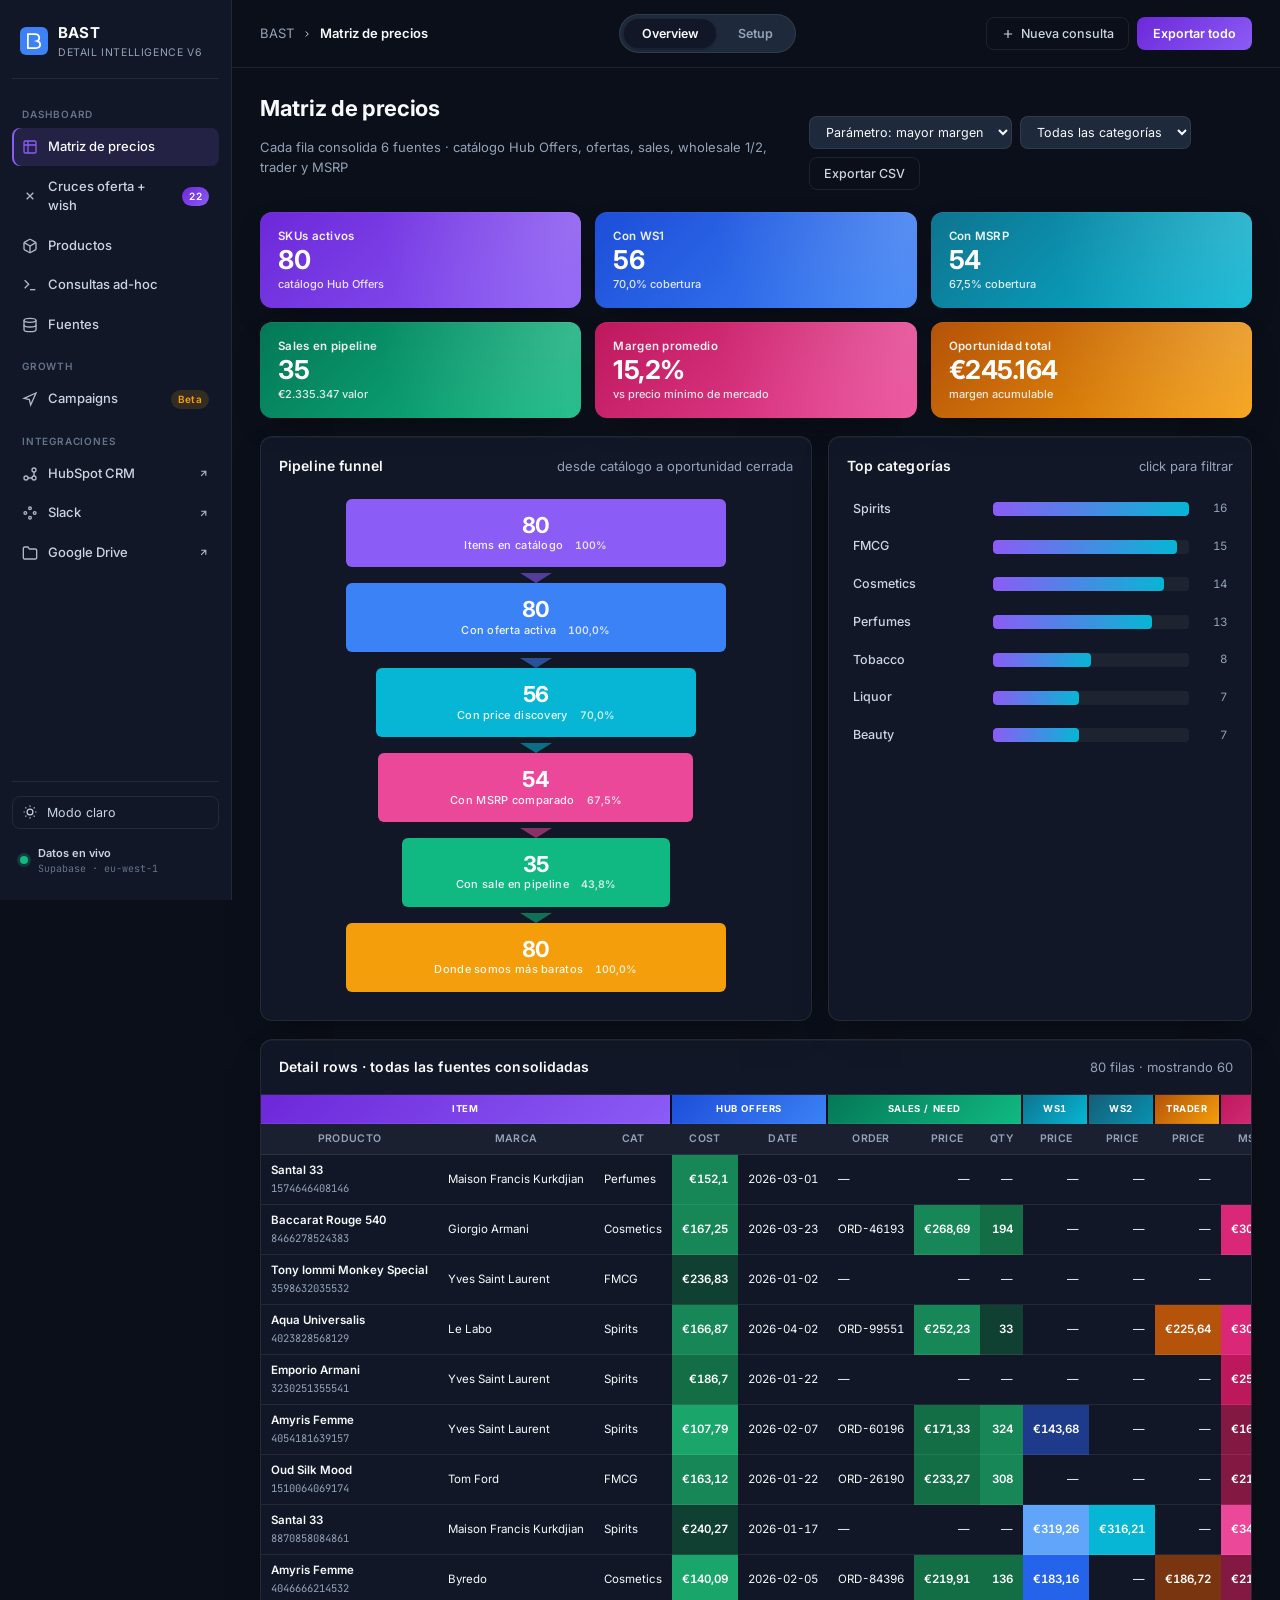
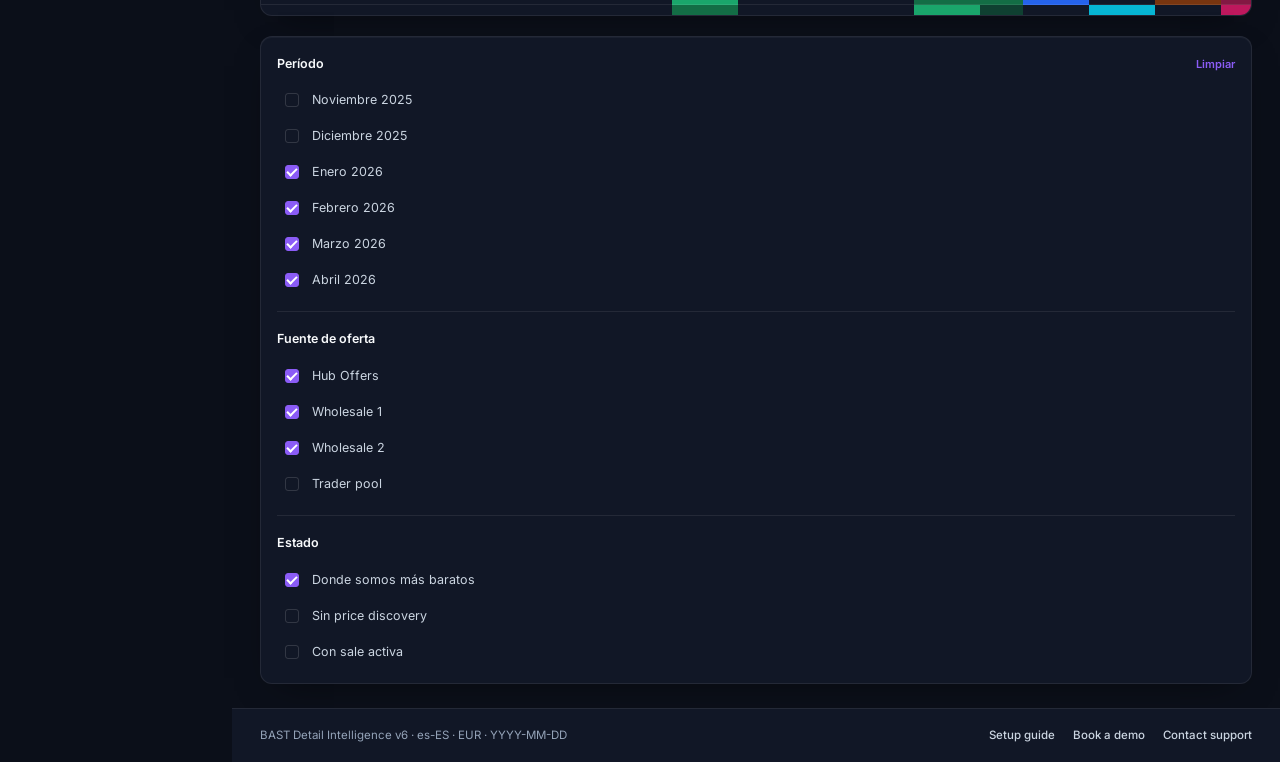
<file: v6_merge/index.html>
<!DOCTYPE html>
<html lang="es">
<head>
<meta charset="UTF-8">
<meta name="viewport" content="width=device-width, initial-scale=1.0">
<title>BAST · Detail Intelligence v6</title>
<meta name="description" content="BAST v6 · Hub Offers pricing intelligence · Pipedrive funnel + NOWs structure">
<link rel="preconnect" href="https://fonts.googleapis.com">
<link rel="preconnect" href="https://fonts.gstatic.com" crossorigin>
<link href="https://fonts.googleapis.com/css2?family=Inter:wght@400;500;600;700&family=JetBrains+Mono:wght@400;500;600&display=swap" rel="stylesheet">
<link rel="stylesheet" href="styles.css">
<link rel="icon" href="data:image/svg+xml,%3Csvg xmlns='http://www.w3.org/2000/svg' viewBox='0 0 32 32'%3E%3Crect width='32' height='32' rx='6' fill='%238B5CF6'/%3E%3Ctext x='16' y='22' text-anchor='middle' fill='white' font-family='Inter' font-weight='700' font-size='16'%3EB%3C/text%3E%3C/svg%3E">
</head>
<body data-theme="dark">

<aside class="sidebar">
  <div class="logo">
    <svg width="28" height="28" viewBox="0 0 32 32" fill="none">
      <rect width="32" height="32" rx="7" fill="url(#g1)"/>
      <path d="M9 8h8c3 0 5 2 5 4.5 0 1.8-1 3-2.5 3.5C21.5 16.5 23 18 23 20c0 2.5-2 4-5 4H9V8z" stroke="white" stroke-width="2" fill="none"/>
      <defs><linearGradient id="g1" x1="0" y1="0" x2="32" y2="32"><stop stop-color="#3B82F6"/><stop offset="1" stop-color="#8B5CF6"/></linearGradient></defs>
    </svg>
    <div>
      <div class="logo-title">BAST</div>
      <div class="logo-sub">Detail Intelligence v6</div>
    </div>
  </div>

  <nav>
    <div class="nav-section">Dashboard</div>
    <a href="#detail" class="nav-item active" data-view="detail">
      <svg width="16" height="16" viewBox="0 0 24 24" fill="none" stroke="currentColor" stroke-width="2"><rect x="3" y="3" width="18" height="18" rx="2"/><path d="M3 9h18M9 3v18"/></svg>
      Matriz de precios
    </a>
    <a href="#cruces" class="nav-item" data-view="cruces">
      <svg width="16" height="16" viewBox="0 0 24 24" fill="none" stroke="currentColor" stroke-width="2"><path d="M7 7l10 10M17 7L7 17"/></svg>
      Cruces oferta + wish
      <span class="badge badge-new">22</span>
    </a>
    <a href="#productos" class="nav-item" data-view="productos">
      <svg width="16" height="16" viewBox="0 0 24 24" fill="none" stroke="currentColor" stroke-width="2"><path d="M21 16V8a2 2 0 00-1-1.73l-7-4a2 2 0 00-2 0l-7 4A2 2 0 003 8v8a2 2 0 001 1.73l7 4a2 2 0 002 0l7-4A2 2 0 0021 16z"/><polyline points="3.27 6.96 12 12.01 20.73 6.96"/><line x1="12" y1="22.08" x2="12" y2="12"/></svg>
      Productos
    </a>
    <a href="#consultas" class="nav-item" data-view="consultas">
      <svg width="16" height="16" viewBox="0 0 24 24" fill="none" stroke="currentColor" stroke-width="2"><polyline points="4 17 10 11 4 5"/><line x1="12" y1="19" x2="20" y2="19"/></svg>
      Consultas ad-hoc
    </a>
    <a href="#fuentes" class="nav-item" data-view="fuentes">
      <svg width="16" height="16" viewBox="0 0 24 24" fill="none" stroke="currentColor" stroke-width="2"><ellipse cx="12" cy="5" rx="9" ry="3"/><path d="M3 5v14c0 1.7 4 3 9 3s9-1.3 9-3V5"/><path d="M3 12c0 1.7 4 3 9 3s9-1.3 9-3"/></svg>
      Fuentes
    </a>

    <div class="nav-section">Growth</div>
    <a href="#campaigns" class="nav-item" data-view="campaigns">
      <svg width="16" height="16" viewBox="0 0 24 24" fill="none" stroke="currentColor" stroke-width="2"><path d="M3 11l18-8-8 18-2-8-8-2z"/></svg>
      Campaigns
      <span class="badge badge-soon">Beta</span>
    </a>

    <div class="nav-section">Integraciones</div>
    <a href="https://app.hubspot.com/contacts/148358528/" target="_blank" rel="noopener" class="nav-item nav-ext">
      <svg width="16" height="16" viewBox="0 0 24 24" fill="none" stroke="currentColor" stroke-width="2"><circle cx="18" cy="6" r="3"/><circle cx="6" cy="18" r="3"/><circle cx="18" cy="18" r="3"/><path d="M9 18h6M18 9v6"/></svg>
      HubSpot CRM
      <svg class="ext-icon" width="11" height="11" viewBox="0 0 24 24" fill="none" stroke="currentColor" stroke-width="2.5"><path d="M7 17L17 7M7 7h10v10"/></svg>
    </a>
    <a href="https://app.slack.com/client/T0B05EVQ19A/C0B08DKCUBU" target="_blank" rel="noopener" class="nav-item nav-ext">
      <svg width="16" height="16" viewBox="0 0 24 24" fill="none" stroke="currentColor" stroke-width="2"><rect x="3" y="10" width="4" height="4" rx="2"/><rect x="10" y="3" width="4" height="4" rx="2"/><rect x="17" y="10" width="4" height="4" rx="2"/><rect x="10" y="17" width="4" height="4" rx="2"/></svg>
      Slack
      <svg class="ext-icon" width="11" height="11" viewBox="0 0 24 24" fill="none" stroke="currentColor" stroke-width="2.5"><path d="M7 17L17 7M7 7h10v10"/></svg>
    </a>
    <a href="https://drive.google.com/drive/folders/1e48ZJaKlnGbYIFEuPhu2RnLFzjLS5p3R" target="_blank" rel="noopener" class="nav-item nav-ext">
      <svg width="16" height="16" viewBox="0 0 24 24" fill="none" stroke="currentColor" stroke-width="2"><path d="M22 19a2 2 0 01-2 2H4a2 2 0 01-2-2V5a2 2 0 012-2h5l2 3h9a2 2 0 012 2z"/></svg>
      Google Drive
      <svg class="ext-icon" width="11" height="11" viewBox="0 0 24 24" fill="none" stroke="currentColor" stroke-width="2.5"><path d="M7 17L17 7M7 7h10v10"/></svg>
    </a>
  </nav>

  <div class="sidebar-footer">
    <button class="theme-toggle" id="themeToggle">
      <svg width="14" height="14" viewBox="0 0 24 24" fill="none" stroke="currentColor" stroke-width="2"><circle cx="12" cy="12" r="5"/><path d="M12 1v2M12 21v2M4.22 4.22l1.42 1.42M18.36 18.36l1.42 1.42M1 12h2M21 12h2M4.22 19.78l1.42-1.42M18.36 5.64l1.42-1.42"/></svg>
      <span id="themeLabel">Modo claro</span>
    </button>
    <div class="data-source">
      <div class="data-source-dot"></div>
      <div>
        <div class="data-source-label">Datos en vivo</div>
        <div class="data-source-meta">Supabase · eu-west-1</div>
      </div>
    </div>
  </div>
</aside>

<main class="main">
  <header class="topbar">
    <div class="breadcrumb">
      <span class="crumb-muted">BAST</span>
      <svg width="10" height="10" viewBox="0 0 24 24" fill="none" stroke="currentColor" stroke-width="2"><polyline points="9 18 15 12 9 6"/></svg>
      <span class="crumb-current" id="crumbCurrent">Matriz de precios</span>
    </div>
    <div class="topbar-tabs">
      <button class="tab-pill active" data-tab="overview">Overview</button>
      <button class="tab-pill" data-tab="setup">Setup</button>
    </div>
    <div class="topbar-right">
      <button class="btn-ghost"><svg width="14" height="14" viewBox="0 0 24 24" fill="none" stroke="currentColor" stroke-width="2"><path d="M12 5v14M5 12h14"/></svg> Nueva consulta</button>
      <button class="btn-primary">Exportar todo</button>
    </div>
  </header>

  <!-- ============== VIEW · DETAIL ============== -->
  <section class="view active" id="view-detail">
    <div class="view-shell">
      <div class="view-main">
        <div class="page-head">
          <div>
            <h1>Matriz de precios</h1>
            <p class="subtle">Cada fila consolida 6 fuentes · catálogo Hub Offers, ofertas, sales, wholesale 1/2, trader y MSRP</p>
          </div>
          <div class="filters">
            <select id="detailParam">
              <option value="best_margin">Parámetro: mayor margen</option>
              <option value="cheapest">Cost más bajo</option>
              <option value="highest_msrp">MSRP más alto</option>
              <option value="recent_offer">Oferta más reciente</option>
              <option value="recent_sale">Sale más reciente</option>
              <option value="highest_qty">Mayor cantidad</option>
            </select>
            <select id="detailCategory">
              <option value="">Todas las categorías</option>
            </select>
            <button class="btn-ghost">Exportar CSV</button>
          </div>
        </div>

        <div class="hero-kpi-grid" id="heroKpiGrid"></div>

        <div class="detail-secondary">
          <div class="card funnel-card">
            <div class="section-head">
              <h3>Pipeline funnel</h3>
              <span class="subtle">desde catálogo a oportunidad cerrada</span>
            </div>
            <div class="funnel-blocks" id="funnelBlocks"></div>
          </div>
          <div class="card">
            <div class="section-head">
              <h3>Top categorías</h3>
              <span class="subtle">click para filtrar</span>
            </div>
            <div id="catBars" class="cat-bars"></div>
          </div>
        </div>

        <div class="card detail-table-card">
          <div class="section-head">
            <h3>Detail rows · todas las fuentes consolidadas</h3>
            <span class="subtle" id="detailRowCount">—</span>
          </div>
          <div class="detail-table-wrap">
            <table class="detail-table">
              <thead>
                <tr class="th-group">
                  <th colspan="3" class="grp-item">Item</th>
                  <th colspan="2" class="grp-offer">Hub Offers</th>
                  <th colspan="3" class="grp-sale">Sales / Need</th>
                  <th class="grp-ws1">WS1</th>
                  <th class="grp-ws2">WS2</th>
                  <th class="grp-trader">Trader</th>
                  <th colspan="2" class="grp-msrp">MSRP</th>
                  <th class="grp-derived">Margen</th>
                </tr>
                <tr>
                  <th>Producto</th><th>Marca</th><th>Cat</th>
                  <th>Cost</th><th>Date</th>
                  <th>Order</th><th>Price</th><th>Qty</th>
                  <th>Price</th>
                  <th>Price</th>
                  <th>Price</th>
                  <th>MSRP</th><th>MSRP 2</th>
                  <th>%</th>
                </tr>
              </thead>
              <tbody id="detailTbody"></tbody>
            </table>
          </div>
        </div>
      </div>

      <aside class="period-filter">
        <div class="pf-head">
          <span>Período</span>
          <button class="pf-clear" id="pfClear">Limpiar</button>
        </div>
        <div class="pf-list">
          <label class="pf-row"><input type="checkbox" data-month="2025-11"><span>Noviembre 2025</span></label>
          <label class="pf-row"><input type="checkbox" data-month="2025-12"><span>Diciembre 2025</span></label>
          <label class="pf-row"><input type="checkbox" data-month="2026-01" checked><span>Enero 2026</span></label>
          <label class="pf-row"><input type="checkbox" data-month="2026-02" checked><span>Febrero 2026</span></label>
          <label class="pf-row"><input type="checkbox" data-month="2026-03" checked><span>Marzo 2026</span></label>
          <label class="pf-row"><input type="checkbox" data-month="2026-04" checked><span>Abril 2026</span></label>
        </div>
        <div class="pf-divider"></div>
        <div class="pf-head"><span>Fuente de oferta</span></div>
        <div class="pf-list">
          <label class="pf-row"><input type="checkbox" checked><span>Hub Offers</span></label>
          <label class="pf-row"><input type="checkbox" checked><span>Wholesale 1</span></label>
          <label class="pf-row"><input type="checkbox" checked><span>Wholesale 2</span></label>
          <label class="pf-row"><input type="checkbox"><span>Trader pool</span></label>
        </div>
        <div class="pf-divider"></div>
        <div class="pf-head"><span>Estado</span></div>
        <div class="pf-list">
          <label class="pf-row"><input type="checkbox" checked><span>Donde somos más baratos</span></label>
          <label class="pf-row"><input type="checkbox"><span>Sin price discovery</span></label>
          <label class="pf-row"><input type="checkbox"><span>Con sale activa</span></label>
        </div>
      </aside>
    </div>
  </section>

  <!-- ============== VIEW · CRUCES ============== -->
  <section class="view" id="view-cruces">
    <div class="page-head">
      <div>
        <h1>Cruces oferta + wish</h1>
        <p class="subtle">Productos con oferta activa que coinciden con wishes registradas en HubSpot</p>
      </div>
      <div class="filters">
        <select>
          <option>Todos los proveedores</option>
          <option>Pesco Supply BV</option>
          <option>Tradeling</option>
          <option>Sarmad Trading</option>
        </select>
      </div>
    </div>

    <div class="kpi-grid-3">
      <div class="card kpi-soft">
        <div class="kpi-soft-label">Matches potenciales</div>
        <div class="kpi-soft-value highlight-cyan">22</div>
        <div class="kpi-soft-foot">oferta + wish del mismo SKU</div>
      </div>
      <div class="card kpi-soft">
        <div class="kpi-soft-label">Top proveedores</div>
        <div class="kpi-soft-value">4</div>
        <div class="kpi-soft-foot">con mayor número de ofertas activas</div>
      </div>
      <div class="card kpi-soft">
        <div class="kpi-soft-label">Marcas con wish</div>
        <div class="kpi-soft-value">10</div>
        <div class="kpi-soft-foot">categorías más demandadas</div>
      </div>
    </div>

    <div class="card">
      <div class="section-head">
        <h3>Cruces oferta + wish</h3>
        <span class="subtle">ordenados por número de ofertas</span>
      </div>
      <div class="table-wrap">
        <table class="cruces-table">
          <thead>
            <tr>
              <th>Producto</th>
              <th>Marca</th>
              <th class="num">Mejor oferta</th>
              <th class="num">MSRP</th>
              <th class="num">Margen</th>
              <th class="num"># Ofertas</th>
              <th class="num"># Wishes</th>
              <th class="num"></th>
            </tr>
          </thead>
          <tbody id="crucesTbody"></tbody>
        </table>
      </div>
    </div>
  </section>

  <!-- ============== VIEW · CONSULTAS ============== -->
  <section class="view" id="view-consultas">
    <div class="page-head">
      <div>
        <h1>Consultas ad-hoc</h1>
        <p class="subtle">Búsqueda libre por código de barras, marca, producto o categoría</p>
      </div>
    </div>

    <div class="card consultas-card">
      <div class="consultas-input-row">
        <div class="search-big">
          <svg width="16" height="16" viewBox="0 0 24 24" fill="none" stroke="currentColor" stroke-width="2"><circle cx="11" cy="11" r="8"/><path d="m21 21-4.35-4.35"/></svg>
          <input type="text" id="consultaInput" placeholder="Escribe código de barras, marca, producto o categoría">
        </div>
        <button class="btn-primary" id="consultaBtn">Consultar</button>
      </div>
      <div class="chip-row">
        <span class="chip-label">Ejemplos:</span>
        <button class="chip" data-chip="Penhaligons">Penhaligons</button>
        <button class="chip" data-chip="Liquor">Liquor</button>
        <button class="chip" data-chip="Xerjoff">Xerjoff</button>
        <button class="chip" data-chip="Spirits">Spirits</button>
        <button class="chip" data-chip="Tom Ford">Tom Ford</button>
      </div>
    </div>

    <div class="card empty-results" id="consultaEmpty">
      <div class="empty-icon-wrap">
        <svg width="40" height="40" viewBox="0 0 24 24" fill="none" stroke="currentColor" stroke-width="1.5" opacity="0.5" style="color:var(--accent-violet)"><circle cx="11" cy="11" r="8"/><path d="m21 21-4.35-4.35"/></svg>
      </div>
      <h3>Sin consulta activa</h3>
      <p>Escribe un término o seleccioná un ejemplo para empezar.</p>
    </div>

    <div id="consultaResults"></div>
  </section>

  <!-- ============== VIEW · CAMPAIGNS ============== -->
  <section class="view" id="view-campaigns">
    <div class="page-head">
      <div>
        <h1>Campaigns</h1>
        <p class="subtle">Planificación de outreach, scrapeo y búsqueda de contactos · espacio en construcción</p>
      </div>
      <div class="filters">
        <button class="btn-primary">+ Nueva campaña</button>
      </div>
    </div>

    <div class="campaigns-tabs">
      <button class="campaigns-tab active" data-c-tab="all">Todas</button>
      <button class="campaigns-tab" data-c-tab="outreach">Outreach</button>
      <button class="campaigns-tab" data-c-tab="scraping">Scraping</button>
      <button class="campaigns-tab" data-c-tab="contacts">Búsqueda de contactos</button>
    </div>

    <div class="kpi-grid-3" style="grid-template-columns: repeat(4, 1fr);">
      <div class="card kpi-soft">
        <div class="kpi-soft-label">Campañas activas</div>
        <div class="kpi-soft-value">3</div>
        <div class="kpi-soft-foot">de 5 totales</div>
      </div>
      <div class="card kpi-soft">
        <div class="kpi-soft-label">Contactos cargados</div>
        <div class="kpi-soft-value highlight-cyan">2.135</div>
        <div class="kpi-soft-foot">en el último mes</div>
      </div>
      <div class="card kpi-soft">
        <div class="kpi-soft-label">Tasa de respuesta</div>
        <div class="kpi-soft-value">7,4%</div>
        <div class="kpi-soft-foot">promedio ponderado</div>
      </div>
      <div class="card kpi-soft">
        <div class="kpi-soft-label">Reuniones agendadas</div>
        <div class="kpi-soft-value">31</div>
        <div class="kpi-soft-foot">trimestre actual</div>
      </div>
    </div>

    <div class="campaigns-grid" id="campaignsGrid"></div>

    <div class="card" style="margin-top: 18px;">
      <div class="section-head">
        <h3>Próximamente</h3>
        <span class="subtle">roadmap de la sección</span>
      </div>
      <div style="display:grid;grid-template-columns:repeat(3,1fr);gap:16px;color:var(--text-muted);font-size:12.5px">
        <div>
          <div style="color:var(--text-primary);font-weight:600;margin-bottom:6px">Editor de campañas</div>
          Plantillas de email, LinkedIn y WhatsApp · personalización por variables · A/B testing.
        </div>
        <div>
          <div style="color:var(--text-primary);font-weight:600;margin-bottom:6px">Scraping configurable</div>
          Selección de fuentes (Google Maps, LinkedIn, directorios sectoriales) · cron jobs · output a HubSpot.
        </div>
        <div>
          <div style="color:var(--text-primary);font-weight:600;margin-bottom:6px">Pipeline de contactos</div>
          Búsqueda guiada por país, categoría y tipo de empresa · enrichment automático · scoring.
        </div>
      </div>
    </div>
  </section>

  <!-- ============== VIEW · PRODUCTOS · placeholder ============== -->
  <section class="view" id="view-productos">
    <div class="page-head">
      <div><h1>Productos</h1><p class="subtle">Catálogo Hub Offers maestro · listado plano sin cruces</p></div>
    </div>
    <div class="card empty-state">
      <div class="empty-icon-wrap">
        <svg width="40" height="40" viewBox="0 0 24 24" fill="none" stroke="currentColor" stroke-width="1.5" style="color:var(--accent-violet)"><path d="M21 16V8a2 2 0 00-1-1.73l-7-4a2 2 0 00-2 0l-7 4A2 2 0 003 8v8a2 2 0 001 1.73l7 4a2 2 0 002 0l7-4A2 2 0 0021 16z"/><polyline points="3.27 6.96 12 12.01 20.73 6.96"/><line x1="12" y1="22.08" x2="12" y2="12"/></svg>
      </div>
      <h3>Vista catálogo</h3>
      <p>Listado plano de los SKUs sin cruces · próximamente.</p>
    </div>
  </section>

  <!-- ============== VIEW · FUENTES ============== -->
  <section class="view" id="view-fuentes">
    <div class="page-head">
      <div><h1>Fuentes</h1><p class="subtle">Origen y estado de los datos del dashboard</p></div>
    </div>
    <div class="sources-grid">
      <div class="card source-card">
        <div class="source-icon" style="background:linear-gradient(135deg,#1D4ED8,#3B82F6)">S</div>
        <h3>Supabase</h3>
        <p>Vista materializada · refresh cada hora</p>
        <code>detail_intelligence_v</code>
      </div>
      <div class="card source-card">
        <div class="source-icon" style="background:linear-gradient(135deg,#BE185D,#EC4899)">H</div>
        <h3>HubSpot</h3>
        <p>CRM · contactos, deals y wishes</p>
        <code>Hub 148358528</code>
      </div>
      <div class="card source-card">
        <div class="source-icon" style="background:linear-gradient(135deg,#047857,#10B981)">D</div>
        <h3>Google Drive</h3>
        <p>Listas NOW · refresh manual</p>
        <code>Folder 1e48ZJa...</code>
      </div>
      <div class="card source-card">
        <div class="source-icon" style="background:linear-gradient(135deg,#B45309,#F59E0B)">W</div>
        <h3>Wix</h3>
        <p>Catálogo público</p>
        <code>tradinglead.net</code>
      </div>
    </div>
  </section>

  <footer class="page-footer">
    <div class="footer-left">BAST Detail Intelligence v6 · es-ES · EUR · YYYY-MM-DD</div>
    <div class="footer-links">
      <a href="#">Setup guide</a>
      <a href="#">Book a demo</a>
      <a href="#">Contact support</a>
    </div>
  </footer>
</main>

<script src="app.js"></script>
</body>
</html>
</file>
<file: v6_merge/styles.css>
/* ============================================================
   BAST Detail Intelligence v6
   Merge: Pipedrive Power BI + NOWs Dashboard
   ============================================================ */

:root {
  --bg-0: #0B0F19;
  --bg-1: #111726;
  --bg-2: #1E293B;
  --bg-3: #1A2030;
  --border: rgba(255,255,255,0.08);
  --border-strong: rgba(255,255,255,0.14);
  --text-primary: #F8FAFC;
  --text-secondary: #CBD5E1;
  --text-muted: #94A3B8;
  --text-faint: #64748B;
  --accent-violet: #8B5CF6;
  --accent-blue: #3B82F6;
  --accent-cyan: #06B6D4;
  --accent-green: #10B981;
  --accent-pink: #EC4899;
  --accent-amber: #F59E0B;
  --shadow-card: 0 1px 0 rgba(255,255,255,0.04) inset, 0 12px 36px -18px rgba(0,0,0,0.6);

  --sidebar-w: 232px;
  --period-w: 248px;
  --radius: 12px;
  --radius-sm: 8px;
}

[data-theme="light"] {
  --bg-0: #F4F6FA;
  --bg-1: #FFFFFF;
  --bg-2: #F8FAFC;
  --bg-3: #EEF2F7;
  --border: rgba(15,23,42,0.08);
  --border-strong: rgba(15,23,42,0.14);
  --text-primary: #0F172A;
  --text-secondary: #334155;
  --text-muted: #64748B;
  --text-faint: #94A3B8;
  --shadow-card: 0 1px 2px rgba(15,23,42,0.04), 0 8px 24px -12px rgba(15,23,42,0.12);
}

* { box-sizing: border-box; }
html, body { margin: 0; padding: 0; }
body {
  font-family: 'Inter', system-ui, -apple-system, sans-serif;
  background: var(--bg-0);
  color: var(--text-primary);
  font-size: 14px;
  line-height: 1.5;
  -webkit-font-smoothing: antialiased;
  display: grid;
  grid-template-columns: var(--sidebar-w) 1fr;
  min-height: 100vh;
}

a { color: inherit; text-decoration: none; }
button { font-family: inherit; cursor: pointer; }

/* ============== SIDEBAR ============== */
.sidebar {
  background: var(--bg-1);
  border-right: 1px solid var(--border);
  display: flex;
  flex-direction: column;
  padding: 18px 12px;
  position: sticky;
  top: 0;
  height: 100vh;
  overflow-y: auto;
}

.logo {
  display: flex; align-items: center; gap: 10px;
  padding: 4px 8px 18px;
  border-bottom: 1px solid var(--border);
  margin-bottom: 14px;
}
.logo-title { font-size: 15px; font-weight: 700; letter-spacing: 0.2px; }
.logo-sub { font-size: 10.5px; color: var(--text-muted); letter-spacing: 0.6px; text-transform: uppercase; }

.nav-section {
  padding: 14px 10px 6px;
  font-size: 10px;
  font-weight: 600;
  color: var(--text-faint);
  text-transform: uppercase;
  letter-spacing: 0.8px;
}

.nav-item {
  display: flex; align-items: center; gap: 10px;
  padding: 9px 10px;
  border-radius: var(--radius-sm);
  color: var(--text-secondary);
  font-size: 13px; font-weight: 500;
  transition: background 0.15s, color 0.15s;
  margin-bottom: 2px;
}
.nav-item:hover {
  background: rgba(255,255,255,0.04);
  color: var(--text-primary);
}
[data-theme="light"] .nav-item:hover { background: rgba(15,23,42,0.05); }
.nav-item.active {
  background: rgba(139,92,246,0.14);
  color: var(--text-primary);
  box-shadow: inset 2px 0 0 var(--accent-violet);
}
.nav-item svg { flex-shrink: 0; opacity: 0.85; }
.nav-item.active svg { opacity: 1; color: var(--accent-violet); }
.ext-icon { margin-left: auto; opacity: 0.5; }

.badge {
  margin-left: auto;
  padding: 2px 7px;
  border-radius: 10px;
  font-size: 10px;
  font-weight: 600;
  background: rgba(255,255,255,0.06);
  color: var(--text-muted);
  letter-spacing: 0.3px;
}
.badge-new { background: linear-gradient(135deg, #6D28D9, #8B5CF6); color: #fff; }
.badge-live { background: linear-gradient(135deg, #047857, #10B981); color: #fff; }
.badge-hot  { background: linear-gradient(135deg, #B45309, #F59E0B); color: #fff; }
.badge-soon { background: rgba(245,158,11,0.15); color: #F59E0B; }

.sidebar-footer {
  margin-top: auto;
  padding-top: 14px;
  border-top: 1px solid var(--border);
  display: flex;
  flex-direction: column;
  gap: 10px;
}
.theme-toggle {
  display: flex; align-items: center; gap: 10px;
  background: transparent;
  border: 1px solid var(--border);
  color: var(--text-secondary);
  padding: 8px 10px;
  border-radius: var(--radius-sm);
  font-size: 12.5px;
  transition: border-color 0.15s, color 0.15s;
}
.theme-toggle:hover { border-color: var(--border-strong); color: var(--text-primary); }
.data-source {
  display: flex; align-items: center; gap: 10px;
  padding: 6px 8px;
  font-size: 11px;
}
.data-source-dot {
  width: 8px; height: 8px; border-radius: 50%;
  background: var(--accent-green);
  box-shadow: 0 0 0 3px rgba(16,185,129,0.22);
  animation: pulse 2.4s ease-in-out infinite;
}
@keyframes pulse { 50% { box-shadow: 0 0 0 6px rgba(16,185,129,0); } }
.data-source-label { font-size: 11px; color: var(--text-secondary); font-weight: 600; }
.data-source-meta { font-size: 10px; color: var(--text-faint); font-family: 'JetBrains Mono', monospace; }

/* ============== MAIN ============== */
.main {
  min-width: 0;
  display: flex;
  flex-direction: column;
}

.topbar {
  position: sticky; top: 0;
  z-index: 10;
  background: var(--bg-0);
  border-bottom: 1px solid var(--border);
  padding: 14px 28px;
  display: grid;
  grid-template-columns: auto 1fr auto;
  gap: 20px;
  align-items: center;
}

.breadcrumb {
  display: flex; align-items: center; gap: 8px;
  font-size: 13px;
}
.crumb-muted { color: var(--text-muted); }
.crumb-current { color: var(--text-primary); font-weight: 600; }

.topbar-tabs {
  justify-self: center;
  display: flex;
  gap: 4px;
  background: var(--bg-2);
  padding: 4px;
  border-radius: 999px;
  border: 1px solid var(--border);
}
.tab-pill {
  padding: 7px 18px;
  background: transparent;
  border: 0;
  color: var(--text-muted);
  font-size: 12.5px;
  font-weight: 600;
  border-radius: 999px;
  transition: all 0.15s;
}
.tab-pill:hover { color: var(--text-primary); }
.tab-pill.active {
  background: var(--bg-1);
  color: var(--text-primary);
  box-shadow: 0 1px 3px rgba(0,0,0,0.3);
}

.topbar-right { display: flex; gap: 8px; }
.btn-ghost {
  display: inline-flex; align-items: center; gap: 6px;
  padding: 8px 14px;
  background: transparent;
  border: 1px solid var(--border);
  color: var(--text-secondary);
  border-radius: var(--radius-sm);
  font-size: 12.5px;
  font-weight: 500;
  transition: all 0.15s;
}
.btn-ghost:hover {
  border-color: var(--border-strong);
  color: var(--text-primary);
  background: rgba(255,255,255,0.03);
}
.btn-primary {
  display: inline-flex; align-items: center; gap: 6px;
  padding: 8px 16px;
  background: linear-gradient(135deg, #6D28D9, #8B5CF6);
  border: 0;
  color: #fff;
  border-radius: var(--radius-sm);
  font-size: 12.5px;
  font-weight: 600;
  transition: filter 0.15s, transform 0.15s;
}
.btn-primary:hover { filter: brightness(1.1); transform: translateY(-1px); }

/* ============== VIEWS ============== */
.view {
  display: none;
  padding: 24px 28px;
  flex: 1;
}
.view.active { display: block; }

.page-head {
  display: flex; justify-content: space-between; align-items: flex-end;
  margin-bottom: 22px;
  gap: 20px;
}
.page-head h1 {
  font-size: 22px; font-weight: 700; margin: 0;
  letter-spacing: -0.3px;
}
.subtle { color: var(--text-muted); font-size: 13px; }

.filters {
  display: flex; gap: 8px; flex-wrap: wrap;
}
.filters select {
  background: var(--bg-2);
  border: 1px solid var(--border);
  color: var(--text-primary);
  padding: 7px 12px;
  border-radius: var(--radius-sm);
  font-size: 12.5px;
  font-family: inherit;
  cursor: pointer;
}
.filters select:hover { border-color: var(--border-strong); }
.filters select:focus { outline: none; border-color: var(--accent-violet); }

/* ============== VIEW SHELL (Detail with right rail) ============== */
.view-shell {
  display: grid;
  grid-template-columns: 1fr var(--period-w);
  gap: 20px;
  align-items: flex-start;
}
.view-main { min-width: 0; }

/* ============== KPI HERO GRID ============== */
.hero-kpi-grid {
  display: grid;
  grid-template-columns: repeat(6, 1fr);
  gap: 14px;
  margin-bottom: 18px;
}
.hero-kpi {
  position: relative;
  border-radius: var(--radius);
  padding: 16px 18px;
  color: #fff;
  overflow: hidden;
  box-shadow: var(--shadow-card);
  min-height: 96px;
  display: flex;
  flex-direction: column;
  justify-content: space-between;
}
.hero-kpi::after {
  content: '';
  position: absolute;
  inset: 0;
  background: radial-gradient(circle at top right, rgba(255,255,255,0.18), transparent 60%);
  pointer-events: none;
}
.hk-label { font-size: 11.5px; font-weight: 600; opacity: 0.92; letter-spacing: 0.3px; }
.hk-value { font-size: 26px; font-weight: 700; letter-spacing: -0.5px; line-height: 1; }
.hk-foot { font-size: 11px; opacity: 0.85; font-weight: 500; }

.g-violet { background: linear-gradient(135deg, #6D28D9 0%, #8B5CF6 100%); }
.g-blue   { background: linear-gradient(135deg, #1D4ED8 0%, #3B82F6 100%); }
.g-cyan   { background: linear-gradient(135deg, #0E7490 0%, #06B6D4 100%); }
.g-green  { background: linear-gradient(135deg, #047857 0%, #10B981 100%); }
.g-pink   { background: linear-gradient(135deg, #BE185D 0%, #EC4899 100%); }
.g-amber  { background: linear-gradient(135deg, #B45309 0%, #F59E0B 100%); }

/* ============== CARDS ============== */
.card {
  background: var(--bg-1);
  border: 1px solid var(--border);
  border-radius: var(--radius);
  padding: 18px;
  box-shadow: var(--shadow-card);
}
.section-head {
  display: flex; justify-content: space-between; align-items: baseline;
  margin-bottom: 14px;
  gap: 12px;
}
.section-head h3 {
  font-size: 14px; font-weight: 600; margin: 0;
  letter-spacing: 0.1px;
}

/* ============== DETAIL SECONDARY (funnel + cats) ============== */
.detail-secondary {
  display: grid;
  grid-template-columns: 1.3fr 1fr;
  gap: 16px;
  margin-bottom: 18px;
}

/* ============== FUNNEL BLOCKS (Pipedrive style) ============== */
.funnel-blocks {
  display: flex;
  flex-direction: column;
  align-items: center;
  gap: 0;
  padding: 8px 0 4px;
}
.funnel-block {
  position: relative;
  color: #fff;
  font-weight: 600;
  text-align: center;
  padding: 14px 24px;
  margin-bottom: 0;
  display: flex;
  flex-direction: column;
  align-items: center;
  justify-content: center;
  transition: filter 0.15s, transform 0.15s;
  cursor: pointer;
}
.funnel-block:hover { filter: brightness(1.12); transform: translateY(-1px); }
.funnel-block .fb-value {
  font-size: 22px;
  font-weight: 700;
  letter-spacing: -0.4px;
  line-height: 1.1;
}
.funnel-block .fb-meta-row {
  display: flex; align-items: baseline; gap: 12px;
  justify-content: center;
}
.funnel-block .fb-label {
  font-size: 11px;
  font-weight: 500;
  opacity: 0.92;
  letter-spacing: 0.3px;
}
.funnel-block .fb-pct {
  font-size: 10.5px;
  opacity: 0.8;
  font-variant-numeric: tabular-nums;
}
.funnel-arrow {
  width: 0; height: 0;
  border-left: 16px solid transparent;
  border-right: 16px solid transparent;
  border-top: 10px solid currentColor;
  margin: 0 0 0 0;
}

/* ============== CATEGORY BARS ============== */
.cat-bars { display: flex; flex-direction: column; gap: 9px; padding-top: 4px; }
.cat-row {
  display: grid;
  grid-template-columns: 130px 1fr auto;
  gap: 10px;
  align-items: center;
  font-size: 12.5px;
  cursor: pointer;
  padding: 5px 6px;
  border-radius: 6px;
  transition: background 0.12s;
}
.cat-row:hover { background: rgba(255,255,255,0.04); }
[data-theme="light"] .cat-row:hover { background: rgba(15,23,42,0.04); }
.cat-name { color: var(--text-secondary); font-weight: 500; }
.cat-bar { height: 14px; border-radius: 4px; background: rgba(255,255,255,0.05); overflow: hidden; }
[data-theme="light"] .cat-bar { background: rgba(15,23,42,0.06); }
.cat-bar-fill { height: 100%; border-radius: 4px; transition: width 0.4s; }
.cat-count { color: var(--text-muted); font-variant-numeric: tabular-nums; min-width: 28px; text-align: right; font-size: 11.5px; }

/* ============== DETAIL TABLE ============== */
.detail-table-card { padding: 0; overflow: hidden; }
.detail-table-card .section-head { padding: 16px 18px; margin: 0; border-bottom: 1px solid var(--border); }
.detail-table-wrap {
  overflow-x: auto;
  max-height: 520px;
  overflow-y: auto;
}
.detail-table {
  width: 100%;
  border-collapse: separate;
  border-spacing: 0;
  font-size: 11.5px;
  font-variant-numeric: tabular-nums;
  white-space: nowrap;
}
.detail-table thead th {
  background: var(--bg-3);
  padding: 7px 10px;
  font-weight: 600;
  font-size: 10.5px;
  color: var(--text-muted);
  text-transform: uppercase;
  letter-spacing: 0.3px;
  border-bottom: 1px solid var(--border);
  position: sticky;
  z-index: 1;
}
.detail-table thead .th-group th {
  background: var(--bg-0);
  padding: 7px 10px;
  text-align: center;
  font-weight: 700;
  font-size: 9.5px;
  color: #fff;
  letter-spacing: 0.6px;
  border-right: 2px solid var(--bg-0);
  top: 0;
}
.detail-table thead tr:nth-child(2) th { top: 28px; }

.grp-item    { background: linear-gradient(135deg, #6D28D9, #8B5CF6) !important; }
.grp-offer   { background: linear-gradient(135deg, #1D4ED8, #3B82F6) !important; }
.grp-sale    { background: linear-gradient(135deg, #047857, #10B981) !important; }
.grp-ws1     { background: linear-gradient(135deg, #0E7490, #06B6D4) !important; }
.grp-ws2     { background: linear-gradient(135deg, #155E75, #0891B2) !important; }
.grp-trader  { background: linear-gradient(135deg, #B45309, #F59E0B) !important; }
.grp-msrp    { background: linear-gradient(135deg, #BE185D, #EC4899) !important; }
.grp-derived { background: linear-gradient(135deg, #4C1D95, #7C3AED) !important; }

.detail-table tbody td {
  padding: 7px 10px;
  border-bottom: 1px solid var(--border);
  color: var(--text-primary);
}
.detail-table tbody tr:hover td { background: rgba(139,92,246,0.06); }
[data-theme="light"] .detail-table tbody tr:hover td { background: rgba(139,92,246,0.05); }
.detail-table .num { text-align: right; }
.detail-table .heat { color: #fff; font-weight: 600; border-radius: 0; padding: 7px 10px; }

/* ============== PERIOD FILTER (right rail) ============== */
.period-filter {
  background: var(--bg-1);
  border: 1px solid var(--border);
  border-radius: var(--radius);
  padding: 14px 16px;
  position: sticky;
  top: 80px;
  box-shadow: var(--shadow-card);
}
.pf-head {
  display: flex; justify-content: space-between; align-items: center;
  font-size: 12.5px;
  font-weight: 600;
  color: var(--text-primary);
  padding: 4px 0 10px;
}
.pf-clear {
  background: transparent; border: 0;
  color: var(--accent-violet);
  font-size: 11px;
  font-weight: 600;
  padding: 0;
}
.pf-clear:hover { text-decoration: underline; }
.pf-list { display: flex; flex-direction: column; gap: 2px; }
.pf-row {
  display: flex; align-items: center; gap: 10px;
  padding: 7px 4px;
  border-radius: 6px;
  cursor: pointer;
  font-size: 12.5px;
  color: var(--text-secondary);
  transition: background 0.12s, color 0.12s;
}
.pf-row:hover { background: rgba(255,255,255,0.04); color: var(--text-primary); }
[data-theme="light"] .pf-row:hover { background: rgba(15,23,42,0.04); }
.pf-row input[type="checkbox"] {
  appearance: none;
  width: 14px; height: 14px;
  border: 1.5px solid var(--border-strong);
  border-radius: 3px;
  background: transparent;
  position: relative;
  cursor: pointer;
  transition: all 0.15s;
}
.pf-row input[type="checkbox"]:checked {
  background: var(--accent-violet);
  border-color: var(--accent-violet);
}
.pf-row input[type="checkbox"]:checked::after {
  content: '';
  position: absolute;
  left: 3px; top: 0px;
  width: 4px; height: 8px;
  border: solid #fff;
  border-width: 0 2px 2px 0;
  transform: rotate(45deg);
}
.pf-divider { height: 1px; background: var(--border); margin: 14px 0; }

/* ============== KPI SOFT (Cruces view) ============== */
.kpi-grid-3 {
  display: grid;
  grid-template-columns: repeat(3, 1fr);
  gap: 14px;
  margin-bottom: 18px;
}
.kpi-soft {
  display: flex; flex-direction: column; gap: 6px;
  position: relative;
  overflow: hidden;
}
.kpi-soft::before {
  content: '';
  position: absolute;
  left: 0; top: 0; bottom: 0; width: 3px;
  background: linear-gradient(180deg, var(--accent-violet), var(--accent-cyan));
}
.kpi-soft-label {
  font-size: 10.5px;
  font-weight: 600;
  color: var(--text-muted);
  text-transform: uppercase;
  letter-spacing: 0.6px;
}
.kpi-soft-value {
  font-size: 30px;
  font-weight: 700;
  letter-spacing: -0.6px;
  line-height: 1.1;
}
.kpi-soft-value.highlight-cyan { color: var(--accent-cyan); }
.kpi-soft-foot {
  font-size: 11.5px;
  color: var(--text-muted);
}

/* ============== TABLES (generic) ============== */
.table-wrap { overflow-x: auto; }
.cruces-table, .results-table {
  width: 100%;
  border-collapse: separate;
  border-spacing: 0;
  font-size: 12.5px;
  font-variant-numeric: tabular-nums;
}
.cruces-table thead th, .results-table thead th {
  text-align: left;
  padding: 10px 12px;
  font-size: 10.5px;
  font-weight: 600;
  color: var(--text-muted);
  text-transform: uppercase;
  letter-spacing: 0.6px;
  border-bottom: 1px solid var(--border);
}
.cruces-table thead th.num, .results-table thead th.num { text-align: right; }
.cruces-table tbody td, .results-table tbody td {
  padding: 11px 12px;
  border-bottom: 1px solid var(--border);
  color: var(--text-primary);
}
.cruces-table tbody td.num { text-align: right; }
.cruces-table tbody tr:hover td { background: rgba(139,92,246,0.05); }
.cell-prod-name { font-weight: 600; font-size: 13px; }
.cell-prod-bc { font-size: 10.5px; color: var(--text-muted); font-family: 'JetBrains Mono', monospace; margin-top: 2px; }
.price-pos { color: var(--accent-cyan); font-weight: 600; }
.margin-pos { color: var(--accent-green); font-weight: 600; }
.margin-neg { color: var(--text-muted); }
.cell-action {
  background: transparent; border: 1px solid var(--border);
  color: var(--text-secondary);
  width: 26px; height: 26px;
  border-radius: 6px;
  display: inline-flex; align-items: center; justify-content: center;
}
.cell-action:hover { border-color: var(--accent-violet); color: var(--accent-violet); }

/* ============== CONSULTAS ============== */
.consultas-card { padding: 22px; margin-bottom: 18px; }
.consultas-input-row {
  display: flex; gap: 10px;
  margin-bottom: 14px;
}
.search-big {
  flex: 1;
  display: flex; align-items: center; gap: 10px;
  background: var(--bg-2);
  border: 1px solid var(--border);
  padding: 10px 14px;
  border-radius: var(--radius-sm);
  transition: border-color 0.15s;
}
.search-big:focus-within { border-color: var(--accent-violet); }
.search-big input {
  flex: 1;
  background: transparent;
  border: 0;
  color: var(--text-primary);
  font-family: inherit;
  font-size: 13px;
  outline: none;
}
.search-big svg { color: var(--text-muted); }

.chip-row {
  display: flex; align-items: center; gap: 8px;
  flex-wrap: wrap;
}
.chip-label { font-size: 12px; color: var(--text-muted); margin-right: 4px; }
.chip {
  background: var(--bg-2);
  border: 1px solid var(--border);
  color: var(--text-secondary);
  padding: 5px 12px;
  border-radius: 999px;
  font-size: 11.5px;
  font-family: 'JetBrains Mono', monospace;
  font-weight: 500;
  transition: all 0.15s;
}
.chip:hover {
  border-color: var(--accent-violet);
  color: var(--accent-violet);
  background: rgba(139,92,246,0.08);
}

.empty-results, .empty-state {
  text-align: center;
  padding: 60px 20px;
  color: var(--text-muted);
}
.empty-icon-wrap {
  display: inline-flex;
  align-items: center; justify-content: center;
  width: 72px; height: 72px;
  border-radius: 50%;
  background: rgba(139,92,246,0.08);
  margin-bottom: 14px;
}
.empty-results h3, .empty-state h3 {
  margin: 4px 0 6px;
  color: var(--text-primary);
  font-size: 15px;
}
.empty-results p, .empty-state p {
  margin: 0;
  font-size: 13px;
}

/* ============== SOURCES ============== */
.sources-grid {
  display: grid;
  grid-template-columns: repeat(4, 1fr);
  gap: 14px;
}
.source-card {
  display: flex;
  flex-direction: column;
  align-items: flex-start;
  gap: 10px;
  padding: 18px;
}
.source-card h3 {
  margin: 0;
  font-size: 14px;
  font-weight: 600;
}
.source-card p {
  margin: 0;
  font-size: 12px;
  color: var(--text-muted);
}
.source-card code {
  font-size: 10.5px;
  font-family: 'JetBrains Mono', monospace;
  color: var(--text-secondary);
  background: var(--bg-2);
  padding: 4px 8px;
  border-radius: 6px;
  margin-top: auto;
}
.source-icon {
  width: 36px; height: 36px;
  border-radius: 8px;
  display: flex; align-items: center; justify-content: center;
  font-size: 16px;
  font-weight: 700;
  color: #fff;
}

/* ============== CAMPAIGNS ============== */
.campaigns-tabs {
  display: flex; gap: 4px;
  margin-bottom: 18px;
  border-bottom: 1px solid var(--border);
  padding-bottom: 0;
}
.campaigns-tab {
  background: transparent; border: 0;
  color: var(--text-muted);
  padding: 10px 16px;
  font-size: 13px;
  font-weight: 600;
  border-bottom: 2px solid transparent;
  transition: all 0.15s;
}
.campaigns-tab:hover { color: var(--text-primary); }
.campaigns-tab.active {
  color: var(--text-primary);
  border-bottom-color: var(--accent-violet);
}

.campaigns-grid {
  display: grid;
  grid-template-columns: repeat(auto-fill, minmax(280px, 1fr));
  gap: 14px;
  margin-bottom: 18px;
}
.campaign-card {
  border: 1px solid var(--border);
  border-radius: var(--radius);
  padding: 18px;
  background: var(--bg-1);
  display: flex;
  flex-direction: column;
  gap: 10px;
  transition: border-color 0.15s, transform 0.15s;
}
.campaign-card:hover {
  border-color: var(--border-strong);
  transform: translateY(-2px);
}
.campaign-header {
  display: flex;
  align-items: flex-start;
  justify-content: space-between;
  gap: 10px;
}
.campaign-status {
  font-size: 9.5px;
  padding: 3px 8px;
  border-radius: 999px;
  font-weight: 700;
  letter-spacing: 0.6px;
  text-transform: uppercase;
}
.cs-active { background: rgba(16,185,129,0.15); color: var(--accent-green); }
.cs-paused { background: rgba(245,158,11,0.15); color: var(--accent-amber); }
.cs-draft  { background: rgba(148,163,184,0.15); color: var(--text-muted); }
.campaign-title { font-size: 14px; font-weight: 600; margin: 0; line-height: 1.3; }
.campaign-meta { display: flex; gap: 14px; font-size: 11px; color: var(--text-muted); }
.campaign-progress {
  height: 6px;
  border-radius: 3px;
  background: rgba(255,255,255,0.05);
  overflow: hidden;
}
[data-theme="light"] .campaign-progress { background: rgba(15,23,42,0.06); }
.campaign-progress-fill {
  height: 100%;
  background: linear-gradient(90deg, var(--accent-violet), var(--accent-cyan));
  border-radius: 3px;
}
.campaign-stats {
  display: grid;
  grid-template-columns: repeat(3, 1fr);
  gap: 8px;
  padding-top: 8px;
  border-top: 1px solid var(--border);
}
.campaign-stat-label {
  font-size: 9.5px;
  color: var(--text-faint);
  text-transform: uppercase;
  letter-spacing: 0.5px;
}
.campaign-stat-value {
  font-size: 15px;
  font-weight: 600;
  color: var(--text-primary);
}
.campaign-add-card {
  border: 1.5px dashed var(--border-strong);
  border-radius: var(--radius);
  padding: 18px;
  display: flex;
  flex-direction: column;
  align-items: center;
  justify-content: center;
  gap: 8px;
  color: var(--text-muted);
  cursor: pointer;
  min-height: 180px;
  transition: all 0.15s;
}
.campaign-add-card:hover {
  border-color: var(--accent-violet);
  color: var(--accent-violet);
}

/* ============== FOOTER ============== */
.page-footer {
  margin-top: auto;
  padding: 18px 28px;
  border-top: 1px solid var(--border);
  display: flex;
  justify-content: space-between;
  align-items: center;
  font-size: 11.5px;
  color: var(--text-muted);
  background: var(--bg-1);
}
.footer-links { display: flex; gap: 18px; }
.footer-links a {
  color: var(--text-secondary);
  font-weight: 500;
  transition: color 0.15s;
}
.footer-links a:hover { color: var(--accent-violet); }

/* ============== RESPONSIVE ============== */
@media (max-width: 1280px) {
  .hero-kpi-grid { grid-template-columns: repeat(3, 1fr); }
  .view-shell { grid-template-columns: 1fr; }
  .period-filter { position: static; }
}
@media (max-width: 900px) {
  body { grid-template-columns: 1fr; }
  .sidebar { position: static; height: auto; }
  .hero-kpi-grid { grid-template-columns: repeat(2, 1fr); }
  .detail-secondary { grid-template-columns: 1fr; }
  .sources-grid { grid-template-columns: repeat(2, 1fr); }
}
</file>
